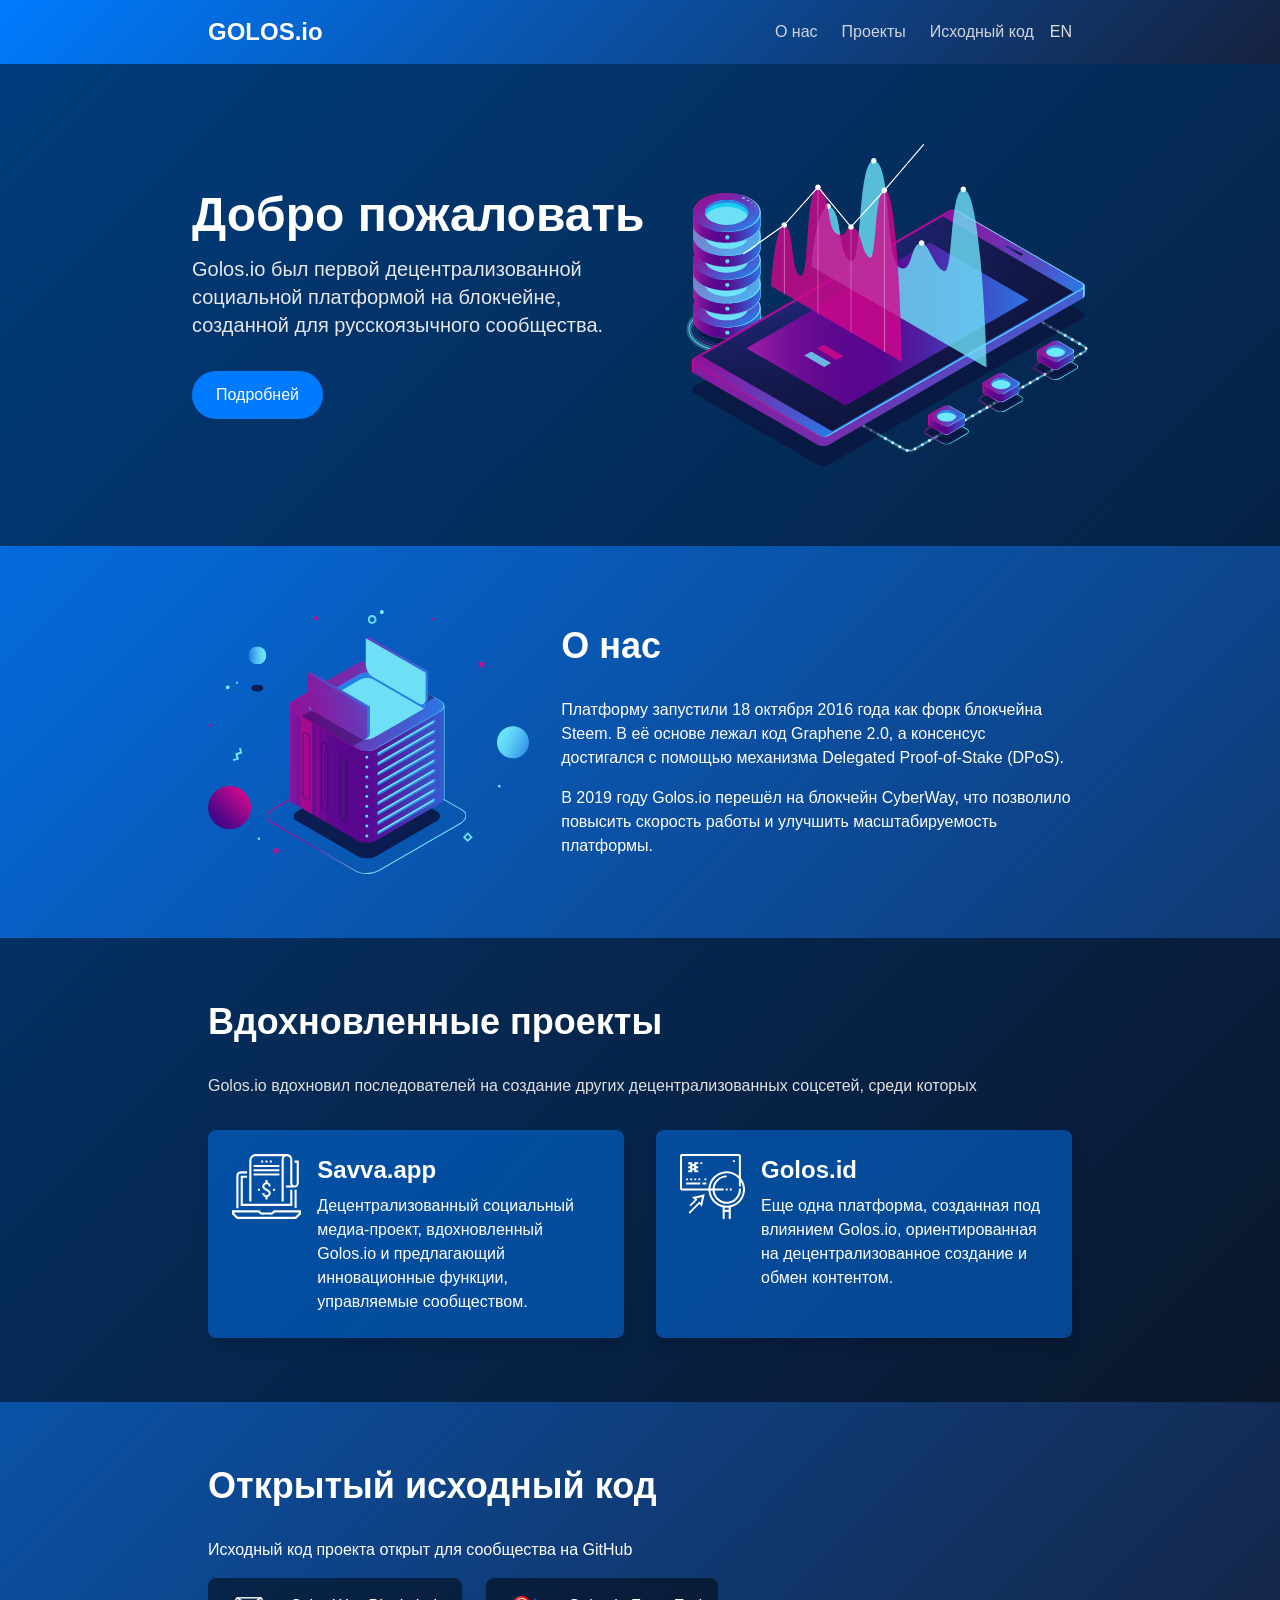
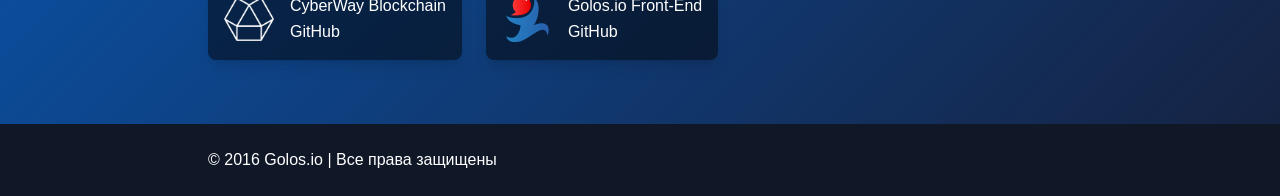
<file: index.html>
<!DOCTYPE html>
<html lang="ru">
<head>
  <meta charset="UTF-8">
  <base href="/">
  <meta name="viewport" content="width=device-width, initial-scale=1.0">
  <title>GOLOS.io - Децентрализованная платформа для социальных сетей</title>
  <link rel="icon" type="image/x-icon" href="favicon.ico" />
  <link rel="stylesheet" href="index.css" />
</head>
<body>
<!-- Header -->
<header class="header-bg bg-opacity-90 py-4 sticky top-0 z-50">
  <div class="max-w-4xl mx-auto px-4 flex justify-between items-center">
    <a href="/"><h1 class="text-2xl font-bold text-white">GOLOS.io</h1></a>
    <div class="flex flex-row gap-4">
      <nav class="hidden sm:block">
        <ul class="flex space-x-6">
          <li><a href="#about" class="text-gray-300 hover:text-white transition">О нас</a></li>
          <li><a href="#projects" class="text-gray-300 hover:text-white transition">Проекты</a></li>
          <li><a href="#source" class="text-gray-300 hover:text-white transition">Исходный код</a></li>
        </ul>
      </nav>
      <a href="en">EN</a>
    </div>
  </div>
</header>

<!-- Hero Section -->
<section id="home" class="hero-section px-4 py-20">
  <div class="max-w-4xl mx-auto">
    <div class="flex flex-col sm:flex-row items-center gap-8">
      <div class="sm:w-4/5">
        <h2 class="text-5xl font-bold text-white mb-4">Добро пожаловать</h2>
        <p class="text-xl text-gray-200 mb-8">
          Golos.io был первой децентрализованной социальной платформой на блокчейне, созданной для русскоязычного сообщества.</p>
        <a href="#about"
           class="inline-block bg-[#007bff] text-white py-3 px-6 rounded-full hover:bg-[#53A2FD] transition">
          Подробней
        </a>
      </div>
      <div>
        <img src="images/banner-img.svg" alt="">
      </div>
    </div>
  </div>
</section>

<!-- About Section -->
<section id="about">
  <div class="max-w-4xl mx-auto px-4 py-16">
    <div class="flex flex-col sm:flex-row items-center gap-8">
      <div>
        <img src="images/about-img.svg" alt="">
      </div>
      <div>
        <h2 class="text-4xl font-bold text-white mb-8">О нас</h2>
        <div class="max-w-3xl mx-auto text-white">
          <p class="mb-4">Платформу запустили 18 октября 2016 года как форк блокчейна Steem. В её основе лежал
            код Graphene 2.0, а консенсус достигался с помощью механизма Delegated Proof-of-Stake (DPoS).</p>
          <p>В 2019 году Golos.io перешёл на блокчейн CyberWay, что позволило повысить скорость
            работы и улучшить масштабируемость платформы.</p>
        </div>
      </div>
    </div>
  </div>
</section>

<!-- Related Projects Section -->
<section id="projects" class="py-16 bg-[#0000007F]">
  <div class="max-w-4xl mx-auto px-4">
    <h2 class="text-4xl font-bold text-white mb-8">Вдохновленные проекты</h2>
    <p class="mb-8">Golos.io вдохновил последователей на создание других децентрализованных соцсетей, среди которых</p>
    <div class="grid grid-cols-1 md:grid-cols-2 gap-8 max-w-4xl mx-auto">
      <a
        class="flex flex-row items-start gap-4 bg-[#007BFF76] hover:bg-[#007BFFAD] transition-all p-6 rounded-lg shadow-lg"
        href="https://ui.savva.app/new" target="_blank">
        <img src="images/pr-icon-4-2.svg" alt="">
        <div>
          <h3 class="text-2xl font-semibold text-white mb-2">Savva.app</h3>
          <p class="text-white">Децентрализованный социальный медиа-проект, вдохновленный Golos.io и
            предлагающий инновационные функции, управляемые сообществом.</p>
        </div>
      </a>
      <a
        class="flex flex-row items-start gap-4 bg-[#007BFF76] hover:bg-[#007BFFAD] transition-all p-6 rounded-lg shadow-lg"
        href="https://golos.id/" target="_blank">
        <img src="images/pr-icon-3-2.svg" alt="">
        <div>
          <h3 class="text-2xl font-semibold text-white mb-2">Golos.id</h3>
          <p class="text-white">Еще одна платформа, созданная под влиянием Golos.io, ориентированная
            на децентрализованное создание и обмен контентом.</p>
        </div>
      </a>
    </div>
  </div>
</section>

<!-- Source Code Section -->
<section id="source" class="py-16">
  <div class="max-w-4xl mx-auto px-4">
    <h2 class="text-4xl font-bold text-white mb-8">Открытый исходный код</h2>
    <div class="mx-auto">
      <p class="text-white mb-4">Исходный код проекта открыт для сообщества на GitHub</p>
      <div class="flex flex-col sm:flex-row gap-6 w-full">
        <div class="flex flex-row items-center gap-4 bg-[#0000007F] transition-all p-4 rounded-lg shadow-lg">
          <div class="w-[50px]">
            <img src="images/cyberway.png" alt="" />
          </div>
          <div class="flex flex-col gap-[2px]">
            <a href="http://cyberway.io/" target="_blank" class="text-white hover:underline">CyberWay Blockchain</a>
            <a href="https://github.com/cyberway" target="_blank" class="text-white hover:underline">GitHub</a>
          </div>
        </div>
        <div class="flex flex-row items-center gap-4 bg-[#0000007F] transition-all p-4 rounded-lg shadow-lg">
          <div class="w-[50px]">
            <img src="images/golos.png" alt="" />
          </div>
          <div class="flex flex-col gap-[2px]">
            <a href="http://golos.io/" target="_blank" class="text-white hover:underline">Golos.io Front-End</a>
            <a href="https://github.com/GolosChain/golos.io" target="_blank"
               class="text-white hover:underline">GitHub</a>
          </div>
        </div>
      </div>
    </div>
  </div>
</section>

<!-- Footer -->
<footer class="bg-gray-900 py-6">
  <div class="max-w-4xl mx-auto px-4">
    <p class="text-white">&copy; 2016 Golos.io | Все права защищены</p>
  </div>
</footer>

<script>
  // Smooth scrolling for navigation links
  document.querySelectorAll('a[href^="#"]').forEach(anchor => {
    anchor.addEventListener('click', function(e) {
      e.preventDefault();
      document.querySelector(this.getAttribute('href')).scrollIntoView({
        behavior: 'smooth'
      });
    });
  });
</script>
</body>
</html>
</file>
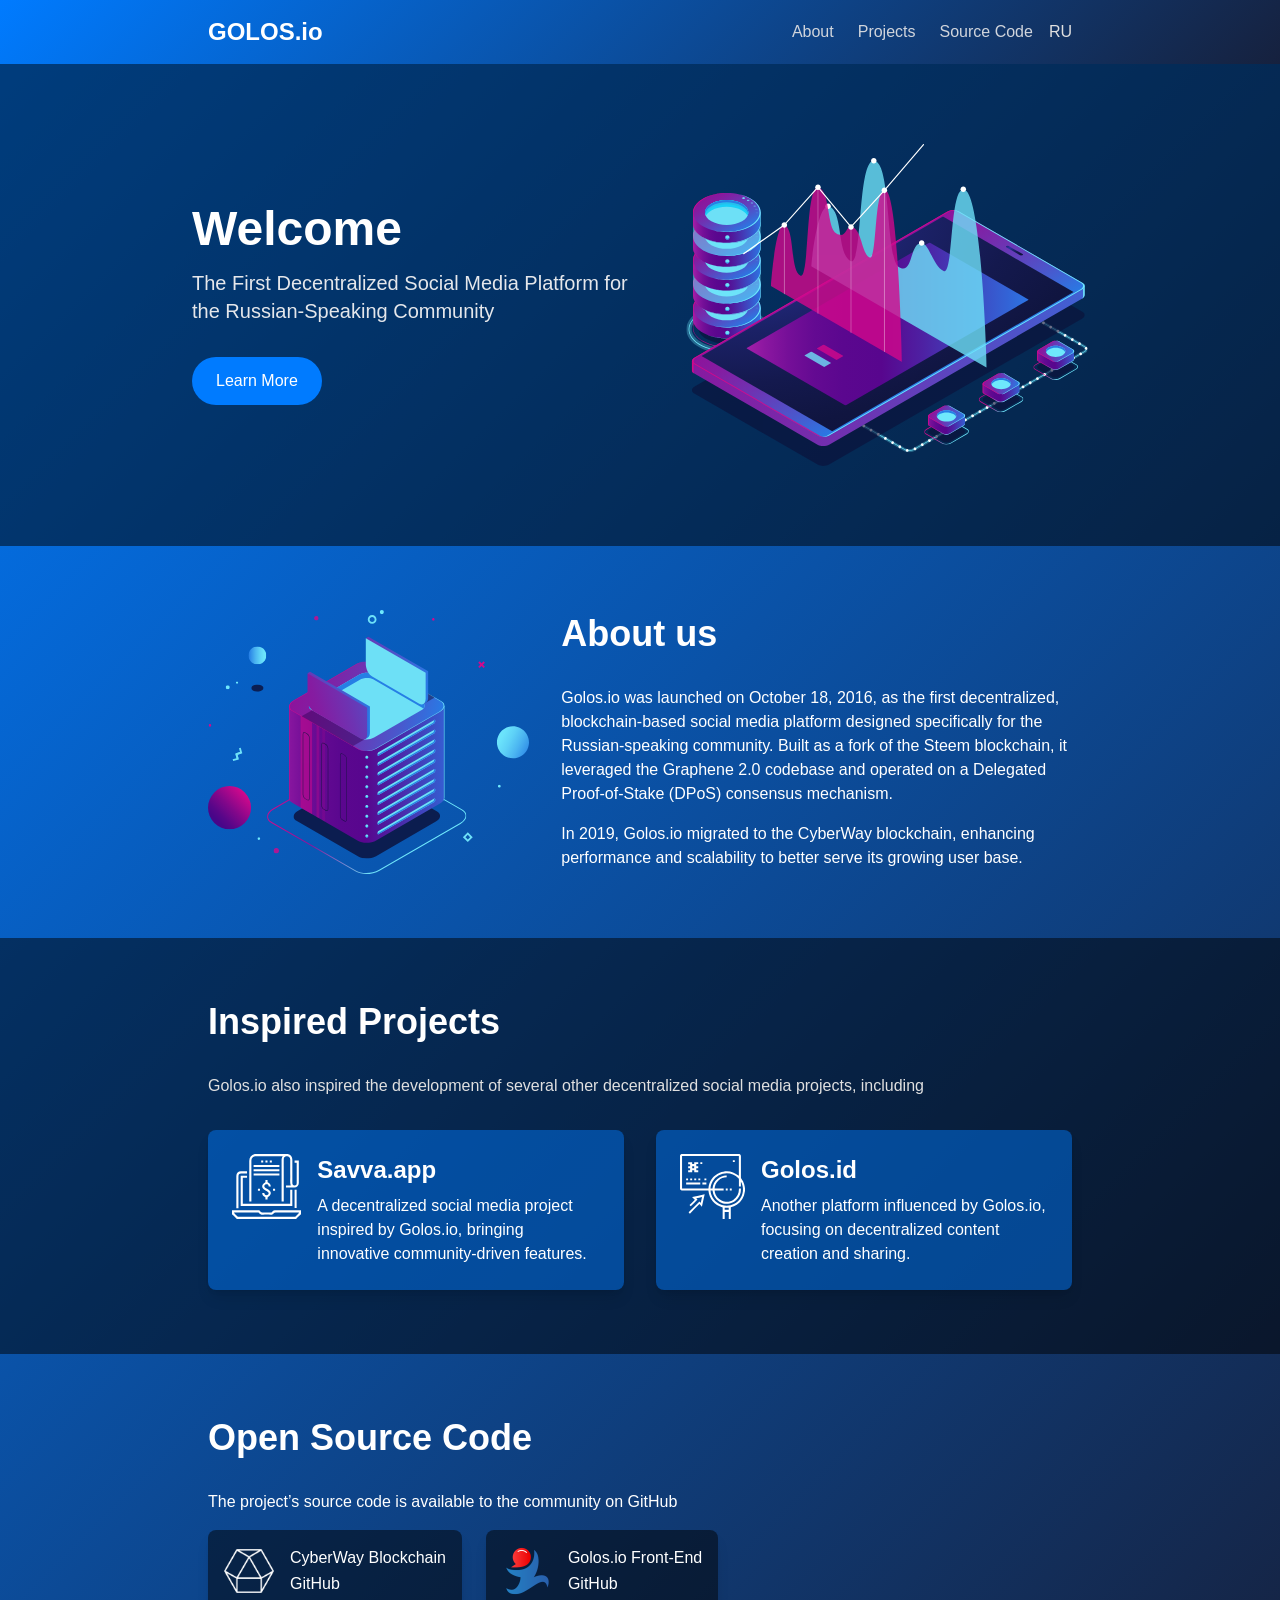
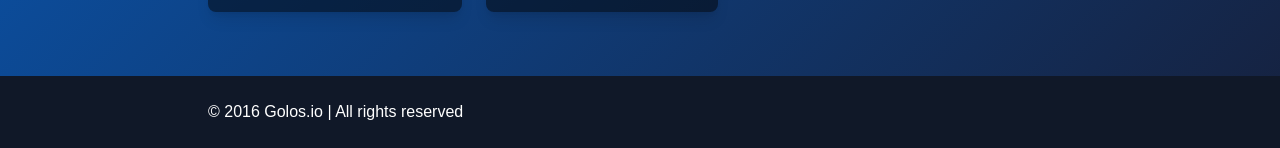
<file: en/index.html>
<!DOCTYPE html>
<html lang="en">
<head>
  <meta charset="UTF-8">
  <base href="/">
  <meta name="viewport" content="width=device-width, initial-scale=1.0">
  <title>GOLOS.io - Decentralized Social Media Platform</title>
  <link rel="icon" type="image/x-icon" href="favicon.ico" />
  <link rel="stylesheet" href="index.css" />
</head>
<body>
<!-- Header -->
<header class="header-bg bg-opacity-90 py-4 sticky top-0 z-50">
  <div class="max-w-4xl mx-auto px-4 flex justify-between items-center">
    <a href="/en"><h1 class="text-2xl font-bold text-white">GOLOS.io</h1></a>
    <div class="flex flex-row gap-4">
      <nav class="hidden sm:block">
        <ul class="flex space-x-6">
          <li><a href="#about" class="text-gray-300 hover:text-white transition">About</a></li>
          <li><a href="#projects" class="text-gray-300 hover:text-white transition">Projects</a></li>
          <li><a href="#source" class="text-gray-300 hover:text-white transition">Source Code</a></li>
        </ul>
      </nav>
      <a href="/">RU</a>
    </div>
  </div>
</header>

<!-- Hero Section -->
<section id="home" class="hero-section px-4 py-20">
  <div class="max-w-4xl mx-auto">
    <div class="flex flex-col sm:flex-row items-center gap-8">
      <div class="sm:w-4/5">
        <h2 class="text-5xl font-bold text-white mb-4">Welcome</h2>
        <p class="text-xl text-gray-200 mb-8">
          The First Decentralized Social Media Platform for the Russian-Speaking Community</p>
        <a href="#about"
           class="inline-block bg-[#007bff] text-white py-3 px-6 rounded-full hover:bg-[#53A2FD] transition">
          Learn More
        </a>
      </div>
      <div>
        <img src="images/banner-img.svg" alt="">
      </div>
    </div>
  </div>
</section>

<!-- About Section -->
<section id="about">
  <div class="max-w-4xl mx-auto px-4 py-16">
    <div class="flex flex-col sm:flex-row items-center gap-8">
      <div>
        <img src="images/about-img.svg" alt="">
      </div>
      <div>
        <h2 class="text-4xl font-bold text-white mb-8">About us</h2>
        <div class="max-w-3xl mx-auto text-white">
          <p class="mb-4">Golos.io was launched on October 18, 2016, as the first decentralized, blockchain-based social
            media platform designed specifically for the Russian-speaking community. Built as a fork of the Steem
            blockchain, it leveraged the Graphene 2.0 codebase and operated on a Delegated Proof-of-Stake (DPoS)
            consensus
            mechanism.</p>
          <p>In 2019, Golos.io migrated to the CyberWay blockchain, enhancing performance and scalability to better
            serve
            its growing user base.</p>
        </div>
      </div>
    </div>
  </div>
</section>

<!-- Related Projects Section -->
<section id="projects" class="py-16 bg-[#0000007F]">
  <div class="max-w-4xl mx-auto px-4">
    <h2 class="text-4xl font-bold text-white mb-8">Inspired Projects</h2>
    <p class="mb-8">Golos.io also inspired the development of several other decentralized social media projects,
      including</p>
    <div class="grid grid-cols-1 md:grid-cols-2 gap-8 max-w-4xl mx-auto">
      <a
        class="flex flex-row items-start gap-4 bg-[#007BFF76] hover:bg-[#007BFFAD] transition-all p-6 rounded-lg shadow-lg"
        href="https://ui.savva.app/new" target="_blank">
        <img src="images/pr-icon-4-2.svg" alt="">
        <div>
          <h3 class="text-2xl font-semibold text-white mb-2">Savva.app</h3>
          <p class="text-white">A decentralized social media project inspired by Golos.io, bringing innovative
            community-driven features.</p>
        </div>
      </a>
      <a
        class="flex flex-row items-start gap-4 bg-[#007BFF76] hover:bg-[#007BFFAD] transition-all p-6 rounded-lg shadow-lg"
        href="https://golos.id/" target="_blank">
        <img src="images/pr-icon-3-2.svg" alt="">
        <div>
          <h3 class="text-2xl font-semibold text-white mb-2">Golos.id</h3>
          <p class="text-white">Another platform influenced by Golos.io, focusing on decentralized content creation and
            sharing.</p>
        </div>
      </a>
    </div>
  </div>
</section>

<!-- Source Code Section -->
<section id="source" class="py-16">
  <div class="max-w-4xl mx-auto px-4">
    <h2 class="text-4xl font-bold text-white mb-8">Open Source Code</h2>
    <div class="mx-auto">
      <p class="text-white mb-4">The project’s source code is available to the community on GitHub</p>
      <div class="flex flex-col sm:flex-row gap-6 w-full">
        <div class="flex flex-row items-center gap-4 bg-[#0000007F] transition-all p-4 rounded-lg shadow-lg">
          <div class="w-[50px]">
            <img src="images/cyberway.png" alt="" />
          </div>
          <div class="flex flex-col gap-[2px]">
            <a href="http://cyberway.io/" target="_blank" class="text-white hover:underline">CyberWay Blockchain</a>
            <a href="https://github.com/cyberway" target="_blank" class="text-white hover:underline">GitHub</a>
          </div>
        </div>
        <div class="flex flex-row items-center gap-4 bg-[#0000007F] transition-all p-4 rounded-lg shadow-lg">
          <div class="w-[50px]">
            <img src="images/golos.png" alt="" />
          </div>
          <div class="flex flex-col gap-[2px]">
            <a href="http://golos.io/" target="_blank" class="text-white hover:underline">Golos.io Front-End</a>
            <a href="https://github.com/GolosChain/golos.io" target="_blank"
               class="text-white hover:underline">GitHub</a>
          </div>
        </div>
      </div>
    </div>
  </div>
</section>

<!-- Footer -->
<footer class="bg-gray-900 py-6">
  <div class="max-w-4xl mx-auto px-4">
    <p class="text-white">&copy; 2016 Golos.io | All rights reserved</p>
  </div>
</footer>

<script>
  // Smooth scrolling for navigation links
  document.querySelectorAll('a[href^="#"]').forEach(anchor => {
    anchor.addEventListener('click', function(e) {
      e.preventDefault();
      document.querySelector(this.getAttribute('href')).scrollIntoView({
        behavior: 'smooth'
      });
    });
  });
</script>
</body>
</html>
</file>
<file: index.css>
/*! tailwindcss v4.1.7 | MIT License | https://tailwindcss.com */
@layer properties;
@layer theme, base, components, utilities;
@layer theme {
  :root, :host {
    --font-sans: ui-sans-serif, system-ui, sans-serif, "Apple Color Emoji",
      "Segoe UI Emoji", "Segoe UI Symbol", "Noto Color Emoji";
    --font-mono: ui-monospace, SFMono-Regular, Menlo, Monaco, Consolas, "Liberation Mono",
      "Courier New", monospace;
    --color-gray-200: oklch(92.8% 0.006 264.531);
    --color-gray-300: oklch(87.2% 0.01 258.338);
    --color-gray-900: oklch(21% 0.034 264.665);
    --color-white: #fff;
    --spacing: 0.25rem;
    --container-3xl: 48rem;
    --container-4xl: 56rem;
    --text-xl: 1.25rem;
    --text-xl--line-height: calc(1.75 / 1.25);
    --text-2xl: 1.5rem;
    --text-2xl--line-height: calc(2 / 1.5);
    --text-4xl: 2.25rem;
    --text-4xl--line-height: calc(2.5 / 2.25);
    --text-5xl: 3rem;
    --text-5xl--line-height: 1;
    --font-weight-semibold: 600;
    --font-weight-bold: 700;
    --radius-lg: 0.5rem;
    --default-transition-duration: 150ms;
    --default-transition-timing-function: cubic-bezier(0.4, 0, 0.2, 1);
    --default-font-family: var(--font-sans);
    --default-mono-font-family: var(--font-mono);
  }
}
@layer base {
  *, ::after, ::before, ::backdrop, ::file-selector-button {
    box-sizing: border-box;
    margin: 0;
    padding: 0;
    border: 0 solid;
  }
  html, :host {
    line-height: 1.5;
    -webkit-text-size-adjust: 100%;
    tab-size: 4;
    font-family: var(--default-font-family, ui-sans-serif, system-ui, sans-serif, "Apple Color Emoji", "Segoe UI Emoji", "Segoe UI Symbol", "Noto Color Emoji");
    font-feature-settings: var(--default-font-feature-settings, normal);
    font-variation-settings: var(--default-font-variation-settings, normal);
    -webkit-tap-highlight-color: transparent;
  }
  hr {
    height: 0;
    color: inherit;
    border-top-width: 1px;
  }
  abbr:where([title]) {
    -webkit-text-decoration: underline dotted;
    text-decoration: underline dotted;
  }
  h1, h2, h3, h4, h5, h6 {
    font-size: inherit;
    font-weight: inherit;
  }
  a {
    color: inherit;
    -webkit-text-decoration: inherit;
    text-decoration: inherit;
  }
  b, strong {
    font-weight: bolder;
  }
  code, kbd, samp, pre {
    font-family: var(--default-mono-font-family, ui-monospace, SFMono-Regular, Menlo, Monaco, Consolas, "Liberation Mono", "Courier New", monospace);
    font-feature-settings: var(--default-mono-font-feature-settings, normal);
    font-variation-settings: var(--default-mono-font-variation-settings, normal);
    font-size: 1em;
  }
  small {
    font-size: 80%;
  }
  sub, sup {
    font-size: 75%;
    line-height: 0;
    position: relative;
    vertical-align: baseline;
  }
  sub {
    bottom: -0.25em;
  }
  sup {
    top: -0.5em;
  }
  table {
    text-indent: 0;
    border-color: inherit;
    border-collapse: collapse;
  }
  :-moz-focusring {
    outline: auto;
  }
  progress {
    vertical-align: baseline;
  }
  summary {
    display: list-item;
  }
  ol, ul, menu {
    list-style: none;
  }
  img, svg, video, canvas, audio, iframe, embed, object {
    display: block;
    vertical-align: middle;
  }
  img, video {
    max-width: 100%;
    height: auto;
  }
  button, input, select, optgroup, textarea, ::file-selector-button {
    font: inherit;
    font-feature-settings: inherit;
    font-variation-settings: inherit;
    letter-spacing: inherit;
    color: inherit;
    border-radius: 0;
    background-color: transparent;
    opacity: 1;
  }
  :where(select:is([multiple], [size])) optgroup {
    font-weight: bolder;
  }
  :where(select:is([multiple], [size])) optgroup option {
    padding-inline-start: 20px;
  }
  ::file-selector-button {
    margin-inline-end: 4px;
  }
  ::placeholder {
    opacity: 1;
  }
  @supports (not (-webkit-appearance: -apple-pay-button))  or (contain-intrinsic-size: 1px) {
    ::placeholder {
      color: currentcolor;
      @supports (color: color-mix(in lab, red, red)) {
        color: color-mix(in oklab, currentcolor 50%, transparent);
      }
    }
  }
  textarea {
    resize: vertical;
  }
  ::-webkit-search-decoration {
    -webkit-appearance: none;
  }
  ::-webkit-date-and-time-value {
    min-height: 1lh;
    text-align: inherit;
  }
  ::-webkit-datetime-edit {
    display: inline-flex;
  }
  ::-webkit-datetime-edit-fields-wrapper {
    padding: 0;
  }
  ::-webkit-datetime-edit, ::-webkit-datetime-edit-year-field, ::-webkit-datetime-edit-month-field, ::-webkit-datetime-edit-day-field, ::-webkit-datetime-edit-hour-field, ::-webkit-datetime-edit-minute-field, ::-webkit-datetime-edit-second-field, ::-webkit-datetime-edit-millisecond-field, ::-webkit-datetime-edit-meridiem-field {
    padding-block: 0;
  }
  :-moz-ui-invalid {
    box-shadow: none;
  }
  button, input:where([type="button"], [type="reset"], [type="submit"]), ::file-selector-button {
    appearance: button;
  }
  ::-webkit-inner-spin-button, ::-webkit-outer-spin-button {
    height: auto;
  }
  [hidden]:where(:not([hidden="until-found"])) {
    display: none !important;
  }
}
@layer utilities {
  .visible {
    visibility: visible;
  }
  .absolute {
    position: absolute;
  }
  .fixed {
    position: fixed;
  }
  .relative {
    position: relative;
  }
  .static {
    position: static;
  }
  .sticky {
    position: sticky;
  }
  .top-0 {
    top: calc(var(--spacing) * 0);
  }
  .z-50 {
    z-index: 50;
  }
  .container {
    width: 100%;
    @media (width >= 40rem) {
      max-width: 40rem;
    }
    @media (width >= 48rem) {
      max-width: 48rem;
    }
    @media (width >= 64rem) {
      max-width: 64rem;
    }
    @media (width >= 80rem) {
      max-width: 80rem;
    }
    @media (width >= 96rem) {
      max-width: 96rem;
    }
  }
  .mx-auto {
    margin-inline: auto;
  }
  .mb-2 {
    margin-bottom: calc(var(--spacing) * 2);
  }
  .mb-4 {
    margin-bottom: calc(var(--spacing) * 4);
  }
  .mb-8 {
    margin-bottom: calc(var(--spacing) * 8);
  }
  .block {
    display: block;
  }
  .contents {
    display: contents;
  }
  .flex {
    display: flex;
  }
  .grid {
    display: grid;
  }
  .hidden {
    display: none;
  }
  .inline {
    display: inline;
  }
  .inline-block {
    display: inline-block;
  }
  .table {
    display: table;
  }
  .w-\[50px\] {
    width: 50px;
  }
  .w-full {
    width: 100%;
  }
  .max-w-3xl {
    max-width: var(--container-3xl);
  }
  .max-w-4xl {
    max-width: var(--container-4xl);
  }
  .transform {
    transform: var(--tw-rotate-x,) var(--tw-rotate-y,) var(--tw-rotate-z,) var(--tw-skew-x,) var(--tw-skew-y,);
  }
  .resize {
    resize: both;
  }
  .grid-cols-1 {
    grid-template-columns: repeat(1, minmax(0, 1fr));
  }
  .flex-col {
    flex-direction: column;
  }
  .flex-row {
    flex-direction: row;
  }
  .items-center {
    align-items: center;
  }
  .items-start {
    align-items: flex-start;
  }
  .justify-between {
    justify-content: space-between;
  }
  .gap-4 {
    gap: calc(var(--spacing) * 4);
  }
  .gap-6 {
    gap: calc(var(--spacing) * 6);
  }
  .gap-8 {
    gap: calc(var(--spacing) * 8);
  }
  .gap-\[2px\] {
    gap: 2px;
  }
  .space-x-6 {
    :where(& > :not(:last-child)) {
      --tw-space-x-reverse: 0;
      margin-inline-start: calc(calc(var(--spacing) * 6) * var(--tw-space-x-reverse));
      margin-inline-end: calc(calc(var(--spacing) * 6) * calc(1 - var(--tw-space-x-reverse)));
    }
  }
  .truncate {
    overflow: hidden;
    text-overflow: ellipsis;
    white-space: nowrap;
  }
  .rounded-full {
    border-radius: calc(infinity * 1px);
  }
  .rounded-lg {
    border-radius: var(--radius-lg);
  }
  .border {
    border-style: var(--tw-border-style);
    border-width: 1px;
  }
  .bg-\[\#0000007F\] {
    background-color: #0000007F;
  }
  .bg-\[\#007BFF76\] {
    background-color: #007BFF76;
  }
  .bg-\[\#007bff\] {
    background-color: #007bff;
  }
  .bg-gray-900 {
    background-color: var(--color-gray-900);
  }
  .p-4 {
    padding: calc(var(--spacing) * 4);
  }
  .p-6 {
    padding: calc(var(--spacing) * 6);
  }
  .px-4 {
    padding-inline: calc(var(--spacing) * 4);
  }
  .px-6 {
    padding-inline: calc(var(--spacing) * 6);
  }
  .py-3 {
    padding-block: calc(var(--spacing) * 3);
  }
  .py-4 {
    padding-block: calc(var(--spacing) * 4);
  }
  .py-6 {
    padding-block: calc(var(--spacing) * 6);
  }
  .py-16 {
    padding-block: calc(var(--spacing) * 16);
  }
  .py-20 {
    padding-block: calc(var(--spacing) * 20);
  }
  .text-2xl {
    font-size: var(--text-2xl);
    line-height: var(--tw-leading, var(--text-2xl--line-height));
  }
  .text-4xl {
    font-size: var(--text-4xl);
    line-height: var(--tw-leading, var(--text-4xl--line-height));
  }
  .text-5xl {
    font-size: var(--text-5xl);
    line-height: var(--tw-leading, var(--text-5xl--line-height));
  }
  .text-xl {
    font-size: var(--text-xl);
    line-height: var(--tw-leading, var(--text-xl--line-height));
  }
  .font-bold {
    --tw-font-weight: var(--font-weight-bold);
    font-weight: var(--font-weight-bold);
  }
  .font-semibold {
    --tw-font-weight: var(--font-weight-semibold);
    font-weight: var(--font-weight-semibold);
  }
  .text-gray-200 {
    color: var(--color-gray-200);
  }
  .text-gray-300 {
    color: var(--color-gray-300);
  }
  .text-white {
    color: var(--color-white);
  }
  .shadow {
    --tw-shadow: 0 1px 3px 0 var(--tw-shadow-color, rgb(0 0 0 / 0.1)), 0 1px 2px -1px var(--tw-shadow-color, rgb(0 0 0 / 0.1));
    box-shadow: var(--tw-inset-shadow), var(--tw-inset-ring-shadow), var(--tw-ring-offset-shadow), var(--tw-ring-shadow), var(--tw-shadow);
  }
  .shadow-lg {
    --tw-shadow: 0 10px 15px -3px var(--tw-shadow-color, rgb(0 0 0 / 0.1)), 0 4px 6px -4px var(--tw-shadow-color, rgb(0 0 0 / 0.1));
    box-shadow: var(--tw-inset-shadow), var(--tw-inset-ring-shadow), var(--tw-ring-offset-shadow), var(--tw-ring-shadow), var(--tw-shadow);
  }
  .blur {
    --tw-blur: blur(8px);
    filter: var(--tw-blur,) var(--tw-brightness,) var(--tw-contrast,) var(--tw-grayscale,) var(--tw-hue-rotate,) var(--tw-invert,) var(--tw-saturate,) var(--tw-sepia,) var(--tw-drop-shadow,);
  }
  .filter {
    filter: var(--tw-blur,) var(--tw-brightness,) var(--tw-contrast,) var(--tw-grayscale,) var(--tw-hue-rotate,) var(--tw-invert,) var(--tw-saturate,) var(--tw-sepia,) var(--tw-drop-shadow,);
  }
  .transition {
    transition-property: color, background-color, border-color, outline-color, text-decoration-color, fill, stroke, --tw-gradient-from, --tw-gradient-via, --tw-gradient-to, opacity, box-shadow, transform, translate, scale, rotate, filter, -webkit-backdrop-filter, backdrop-filter, display, visibility, content-visibility, overlay, pointer-events;
    transition-timing-function: var(--tw-ease, var(--default-transition-timing-function));
    transition-duration: var(--tw-duration, var(--default-transition-duration));
  }
  .transition-all {
    transition-property: all;
    transition-timing-function: var(--tw-ease, var(--default-transition-timing-function));
    transition-duration: var(--tw-duration, var(--default-transition-duration));
  }
  .hover\:bg-\[\#007BFFAD\] {
    &:hover {
      @media (hover: hover) {
        background-color: #007BFFAD;
      }
    }
  }
  .hover\:bg-\[\#53A2FD\] {
    &:hover {
      @media (hover: hover) {
        background-color: #53A2FD;
      }
    }
  }
  .hover\:text-white {
    &:hover {
      @media (hover: hover) {
        color: var(--color-white);
      }
    }
  }
  .hover\:underline {
    &:hover {
      @media (hover: hover) {
        text-decoration-line: underline;
      }
    }
  }
  .sm\:block {
    @media (width >= 40rem) {
      display: block;
    }
  }
  .sm\:w-4\/5 {
    @media (width >= 40rem) {
      width: calc(4/5 * 100%);
    }
  }
  .sm\:flex-row {
    @media (width >= 40rem) {
      flex-direction: row;
    }
  }
  .md\:grid-cols-2 {
    @media (width >= 48rem) {
      grid-template-columns: repeat(2, minmax(0, 1fr));
    }
  }
}
html {
  background: #16213e;
}
body {
  font-family: 'Poppins', sans-serif;
  background: linear-gradient(135deg, #007bff 0%, #16213e 100%);
  color: #e0e0e0;
}
.header-bg {
  background: linear-gradient(135deg, #007bff 0%, #16213e 100%);
  color: #e0e0e0;
}
.hero-section {
  background-size: cover;
  background-position: center;
  background-blend-mode: overlay;
  background-color: rgba(0, 0, 0, 0.5);
}
@property --tw-rotate-x {
  syntax: "*";
  inherits: false;
}
@property --tw-rotate-y {
  syntax: "*";
  inherits: false;
}
@property --tw-rotate-z {
  syntax: "*";
  inherits: false;
}
@property --tw-skew-x {
  syntax: "*";
  inherits: false;
}
@property --tw-skew-y {
  syntax: "*";
  inherits: false;
}
@property --tw-space-x-reverse {
  syntax: "*";
  inherits: false;
  initial-value: 0;
}
@property --tw-border-style {
  syntax: "*";
  inherits: false;
  initial-value: solid;
}
@property --tw-font-weight {
  syntax: "*";
  inherits: false;
}
@property --tw-shadow {
  syntax: "*";
  inherits: false;
  initial-value: 0 0 #0000;
}
@property --tw-shadow-color {
  syntax: "*";
  inherits: false;
}
@property --tw-shadow-alpha {
  syntax: "<percentage>";
  inherits: false;
  initial-value: 100%;
}
@property --tw-inset-shadow {
  syntax: "*";
  inherits: false;
  initial-value: 0 0 #0000;
}
@property --tw-inset-shadow-color {
  syntax: "*";
  inherits: false;
}
@property --tw-inset-shadow-alpha {
  syntax: "<percentage>";
  inherits: false;
  initial-value: 100%;
}
@property --tw-ring-color {
  syntax: "*";
  inherits: false;
}
@property --tw-ring-shadow {
  syntax: "*";
  inherits: false;
  initial-value: 0 0 #0000;
}
@property --tw-inset-ring-color {
  syntax: "*";
  inherits: false;
}
@property --tw-inset-ring-shadow {
  syntax: "*";
  inherits: false;
  initial-value: 0 0 #0000;
}
@property --tw-ring-inset {
  syntax: "*";
  inherits: false;
}
@property --tw-ring-offset-width {
  syntax: "<length>";
  inherits: false;
  initial-value: 0px;
}
@property --tw-ring-offset-color {
  syntax: "*";
  inherits: false;
  initial-value: #fff;
}
@property --tw-ring-offset-shadow {
  syntax: "*";
  inherits: false;
  initial-value: 0 0 #0000;
}
@property --tw-blur {
  syntax: "*";
  inherits: false;
}
@property --tw-brightness {
  syntax: "*";
  inherits: false;
}
@property --tw-contrast {
  syntax: "*";
  inherits: false;
}
@property --tw-grayscale {
  syntax: "*";
  inherits: false;
}
@property --tw-hue-rotate {
  syntax: "*";
  inherits: false;
}
@property --tw-invert {
  syntax: "*";
  inherits: false;
}
@property --tw-opacity {
  syntax: "*";
  inherits: false;
}
@property --tw-saturate {
  syntax: "*";
  inherits: false;
}
@property --tw-sepia {
  syntax: "*";
  inherits: false;
}
@property --tw-drop-shadow {
  syntax: "*";
  inherits: false;
}
@property --tw-drop-shadow-color {
  syntax: "*";
  inherits: false;
}
@property --tw-drop-shadow-alpha {
  syntax: "<percentage>";
  inherits: false;
  initial-value: 100%;
}
@property --tw-drop-shadow-size {
  syntax: "*";
  inherits: false;
}
@layer properties {
  @supports ((-webkit-hyphens: none) and (not (margin-trim: inline))) or ((-moz-orient: inline) and (not (color:rgb(from red r g b)))) {
    *, ::before, ::after, ::backdrop {
      --tw-rotate-x: initial;
      --tw-rotate-y: initial;
      --tw-rotate-z: initial;
      --tw-skew-x: initial;
      --tw-skew-y: initial;
      --tw-space-x-reverse: 0;
      --tw-border-style: solid;
      --tw-font-weight: initial;
      --tw-shadow: 0 0 #0000;
      --tw-shadow-color: initial;
      --tw-shadow-alpha: 100%;
      --tw-inset-shadow: 0 0 #0000;
      --tw-inset-shadow-color: initial;
      --tw-inset-shadow-alpha: 100%;
      --tw-ring-color: initial;
      --tw-ring-shadow: 0 0 #0000;
      --tw-inset-ring-color: initial;
      --tw-inset-ring-shadow: 0 0 #0000;
      --tw-ring-inset: initial;
      --tw-ring-offset-width: 0px;
      --tw-ring-offset-color: #fff;
      --tw-ring-offset-shadow: 0 0 #0000;
      --tw-blur: initial;
      --tw-brightness: initial;
      --tw-contrast: initial;
      --tw-grayscale: initial;
      --tw-hue-rotate: initial;
      --tw-invert: initial;
      --tw-opacity: initial;
      --tw-saturate: initial;
      --tw-sepia: initial;
      --tw-drop-shadow: initial;
      --tw-drop-shadow-color: initial;
      --tw-drop-shadow-alpha: 100%;
      --tw-drop-shadow-size: initial;
    }
  }
}
</file>
